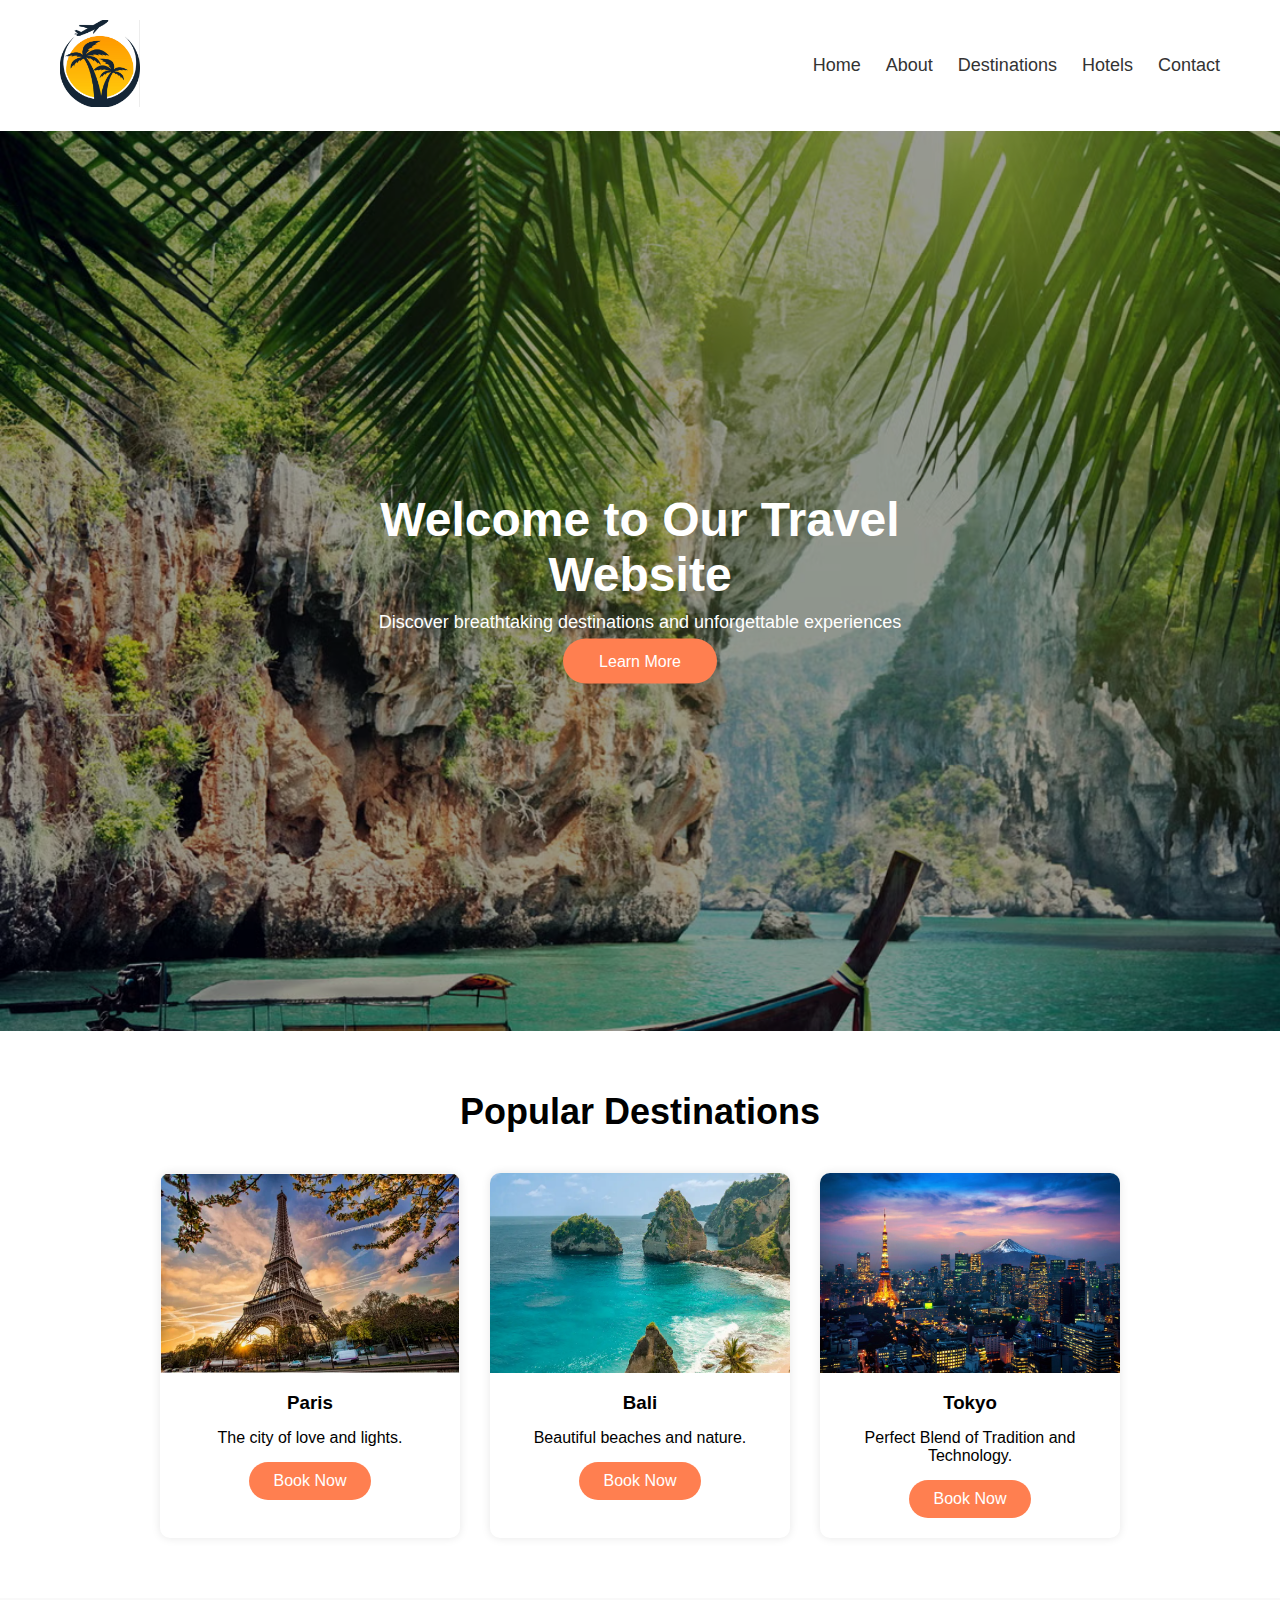
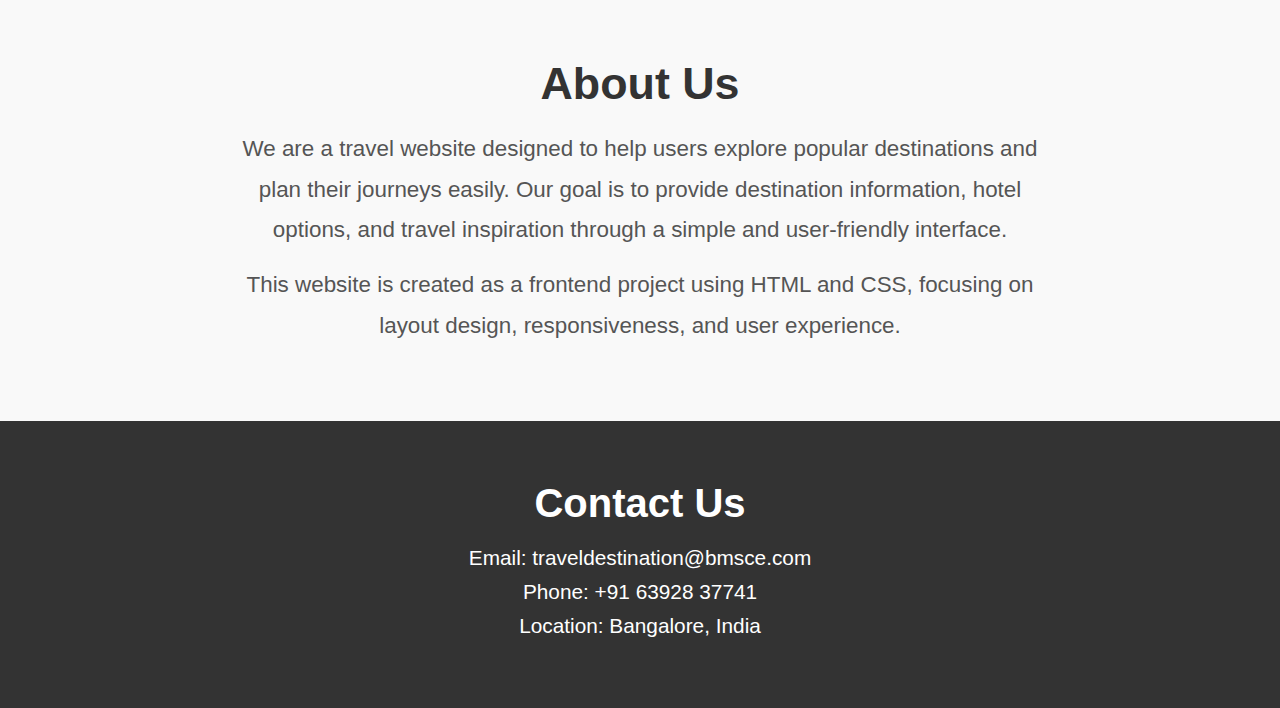
<file: index.html>
<!DOCTYPE html>
<html lang="en">
<head>
    <meta charset="UTF-8">
    <meta name="viewport" content="width=device-width, initial-scale=1.0">
    <title>Travel Destination Website</title>
    <link rel="stylesheet" href="style.css">
</head>

<body>

<!-- ================= HEADER ================= -->
<header>
    <div class="logo">
        <img src="images/xq.png" alt="Logo">
    </div>

    <nav class="nav-menu">
        <ul>
            <li><a href="#">Home</a></li>
            <li><a href="#about">About</a></li>
            <li><a href="#destinations">Destinations</a></li>
            <li><a href="#">Hotels</a></li>
            <li><a href="#contact">Contact</a></li>
        </ul>
    </nav>
</header>

<!-- ================= HERO SECTION ================= -->
<section class="hero">
    <img src="images/hero.jpg" alt="Travel Image">

    <div class="hero-content">
        <h1>Welcome to Our Travel Website</h1>
        <p>Discover breathtaking destinations and unforgettable experiences</p>
        <a href="#destinations" class="btn">Learn More</a>
    </div>
</section>

<!-- ================= DESTINATIONS ================= -->
<section class="destinations" id="destinations">
    <h2>Popular Destinations</h2>

    <div class="destination-container">

        <div class="card">
            <img src="images/paris.jpg.png" alt="Paris">
            <h3>Paris</h3>
            <p>The city of love and lights.</p>
            <a href="#" class="btn-small">Book Now</a>
        </div>

        <div class="card">
            <img src="images/bali.jpg.png" alt="Bali">
            <h3>Bali</h3>
            <p>Beautiful beaches and nature.</p>
            <a href="#" class="btn-small">Book Now</a>
        </div>

        <div class="card">
            <img src="images/tokyo.jpg.png" alt="Tokyo">
            <h3>Tokyo</h3>
            <p>Perfect Blend of Tradition and Technology.</p>
            <a href="#" class="btn-small">Book Now</a>
        </div>

    </div>
</section>
<section class="about" id="about">
    <h2>About Us</h2>
    <p>
        We are a travel website designed to help users explore popular destinations
        and plan their journeys easily. Our goal is to provide destination information,
        hotel options, and travel inspiration through a simple and user-friendly interface.
    </p>

    <p>
        This website is created as a frontend project using HTML and CSS, focusing on
        layout design, responsiveness, and user experience.
    </p>
</section>
<section class="contact" id="contact">
    <h2>Contact Us</h2>
    <p>Email: traveldestination@bmsce.com</p>
    <p>Phone: +91 63928 37741</p>
    <p>Location: Bangalore, India</p>
</section>
</body>
</html>
</file>
<file: style.css>
*{
    margin: 0;
    padding: 0;
    box-sizing: border-box;
    font-family: Arial, sans-serif;
}
html{
    scroll-behavior: smooth;
}
/* ================= HEADER ================= */
header{
    display: flex;
    justify-content: space-between;
    align-items: center;
    padding: 20px 60px;
    background-color: white;
    box-shadow: 0 0 10px rgba(0,0,0,0.1);
}

.logo img{
    width: 80px;
}

.nav-menu ul{
    display: flex;
    list-style: none;
}

.nav-menu li{
    margin-left: 25px;
}

.nav-menu a{
    text-decoration: none;
    color: #333;
    font-size: 18px;
}

.nav-menu a:hover{
    color: #ff7f50;
}

/* ================= HERO ================= */
.hero{
    position: relative;
    width: 100%;
    height: 100vh;
    overflow: hidden;
}
.hero img{
    width: 100%;
    height: 100%;
    object-fit: cover;
    display: block;
}

.hero::before{
    content: "";
    position: absolute;
    inset: 0;
    background: rgba(0,0,0,0.4);
}

.hero-content{
    position: absolute;
    top: 50%;
    left: 50%;
    transform: translate(-50%,-50%);
    text-align: center;
    color: white;
}

.hero-content h1{
    font-size: 48px;
    margin-bottom: 10px;
}

.hero-content p{
    font-size: 18px;
    margin-bottom: 20px;
}

/* Buttons */
.btn{
    text-decoration: none;
    padding: 14px 36px;
    background-color: #ff7f50;
    color: white;
    border-radius: 30px;
}

.btn:hover{
    background-color: #333;
}

/* ================= DESTINATIONS ================= */
.destinations{
    padding: 60px;
    text-align: center;
}

.destinations h2{
    font-size: 36px;
    margin-bottom: 40px;
}

.destination-container{
    display: flex;
    justify-content: center;
    gap: 30px;
}

.card{
    width: 300px;
    box-shadow: 0 0 10px rgba(0,0,0,0.1);
    border-radius: 10px;
    overflow: hidden;
}

.card img{
    width: 100%;
    height: 200px;
    object-fit: cover;
}

.card h3{
    margin: 15px 0;
}

.card p{
    padding: 0 15px;
}

.btn-small{
    display: inline-block;
    margin: 15px 0 20px;
    padding: 10px 25px;
    background-color: #ff7f50;
    color: white;
    text-decoration: none;
    border-radius: 20px;
}

.btn-small:hover{
    background-color: #333;
}
.about{
    padding: 60px 80px;
    text-align: center;
    background-color: #f9f9f9;
}

.about h2{
    font-size: 2.8rem;
    margin-bottom: 20px;
    color: #333;
}

.about p{
    font-size: 1.4rem;
    color: #555;
    line-height: 1.8;
    max-width: 800px;
    margin: 0 auto 15px;
}
.contact{
    padding: 60px;
    text-align: center;
    background-color: #333;
    color: white;
}

.contact h2{
    font-size: 2.5rem;
    margin-bottom: 20px;
}

.contact p{
    font-size: 1.3rem;
    margin-bottom: 10px;
}
</file>
